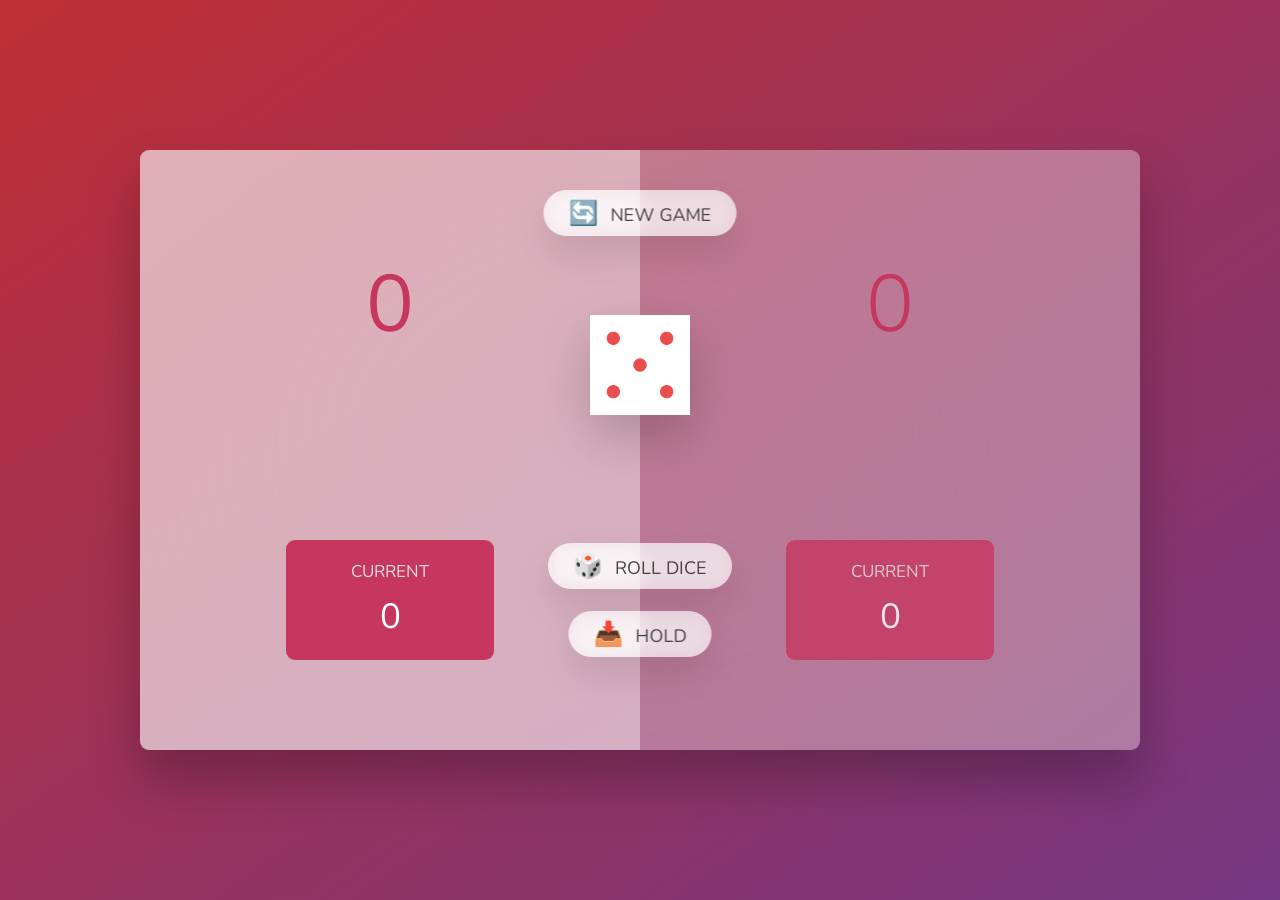
<file: match.html>
<!DOCTYPE html>
<html lang="en">
  <head>
    <meta charset="UTF-8" />
    <meta name="viewport" content="width=device-width, initial-scale=1.0" />
    <meta http-equiv="X-UA-Compatible" content="ie=edge" />
    <link rel="stylesheet" href="style.css" />
    <title>Dice Game</title>
  </head>
  <body>
    <main>
      <section class="player player--0 player--active">
        <h2 class="name" id="name--0">Player 1</h2>
        <p class="score" id="score--0"></p>
        <div class="current">
          <p class="current-label">Current</p>
          <p class="current-score" id="current--0">0</p>
        </div>
      </section>
      <section class="player player--1">
        <h2 class="name" id="name--1">Player 2</h2>
        <p class="score" id="score--1"></p>
        <div class="current">
          <p class="current-label">Current</p>
          <p class="current-score" id="current--1">0</p>
        </div>
      </section>

      <img src="assets/dice-5.png" alt="Playing dice" class="dice" />
      <button class="btn--all btn--new">🔄 New game</button>
      <button class="btn--all btn--roll">🎲 Roll dice</button>
      <button class="btn--all btn--hold">📥 Hold</button>
    </main>
    <script src="script.js"></script>
  </body>
</html>
</file>
<file: style.css>
@import url('https://fonts.googleapis.com/css2?family=Nunito&display=swap');

* {
  margin: 0;
  padding: 0;
  box-sizing: inherit;
}

html {
  font-size: 62.5%;
  box-sizing: border-box;
}

body {
  font-family: 'Nunito', sans-serif;
  font-weight: 400;
  height: 100vh;
  color: #333;
  background-image: linear-gradient(to top left, #753682 0%, #bf2e34 100%);
  display: flex;
  align-items: center;
  justify-content: center;
}

/* LAYOUT */
main {
  position: relative;
  width: 100rem;
  height: 60rem;
  background-color: rgba(255, 255, 255, 0.35);
  backdrop-filter: blur(200px);
  filter: blur();
  box-shadow: 0 3rem 5rem rgba(0, 0, 0, 0.25);
  border-radius: 9px;
  overflow: hidden;
  display: flex;
}

.player {
  flex: 50%;
  padding: 9rem;
  display: flex;
  flex-direction: column;
  align-items: center;
  transition: all 0.75s;
}

/* ELEMENTS */
.name {
  position: relative;
  font-size: 4rem;
  text-transform: uppercase;
  letter-spacing: 1px;
  word-spacing: 2px;
  font-weight: 300;
  margin-bottom: 1rem;
}

.score {
  font-size: 8rem;
  font-weight: 300;
  color: #c7365f;
  margin-bottom: auto;
}

.player--active {
  background-color: rgba(255, 255, 255, 0.4);
}
.player--active .name {
  font-weight: 700;
}
.player--active .score {
  font-weight: 400;
}

.player--active .current {
  opacity: 1;
}

.current {
  background-color: #c7365f;
  opacity: 0.8;
  border-radius: 9px;
  color: #fff;
  width: 65%;
  padding: 2rem;
  text-align: center;
  transition: all 0.75s;
}

.current-label {
  text-transform: uppercase;
  margin-bottom: 1rem;
  font-size: 1.7rem;
  color: #ddd;
}

.current-score {
  font-size: 3.5rem;
}

/* ABSOLUTE POSITIONED ELEMENTS */
.btn--all {
  position: absolute;
  left: 50%;
  transform: translateX(-50%);
  color: #444;
  background: none;
  border: none;
  font-family: inherit;
  font-size: 1.8rem;
  text-transform: uppercase;
  cursor: pointer;
  font-weight: 400;
  transition: all 0.2s;

  background-color: white;
  background-color: rgba(255, 255, 255, 0.6);
  backdrop-filter: blur(10px);

  padding: 0.7rem 2.5rem;
  border-radius: 50rem;
  box-shadow: 0 1.75rem 3.5rem rgba(0, 0, 0, 0.1);
}

.btn--all::first-letter {
  font-size: 2.4rem;
  display: inline-block;
  margin-right: 0.7rem;
}

.btn--new {
  top: 4rem;
}
.btn--roll {
  top: 39.3rem;
}
.btn--hold {
  top: 46.1rem;
}

.btn--all:active {
  transform: translate(-50%, 3px);
  box-shadow: 0 1rem 2rem rgba(0, 0, 0, 0.15);
}

.btn--all:focus {
  outline: none;
}

.dice {
  position: absolute;
  left: 50%;
  top: 16.5rem;
  transform: translateX(-50%);
  height: 10rem;
  box-shadow: 0 2rem 5rem rgba(0, 0, 0, 0.2);
}

.player--winner {
  background-color: #2f2f2f;
}

.player--winner .name {
  font-weight: 700;
  color: #c7365f;
}

.input-box {
  margin: 50px auto;
}

.game-name {
  text-align: center;
  font-weight: bold;
  padding-bottom: 2rem;
  font-size: 10rem;
  color: antiquewhite;
  font-family: 'Lato', sans-serif;
}

label {
  font-size: 2.5rem;
}

.form-control {
  height: 50px;
}

.name-input {
  padding-bottom: 2rem;
}

.info-icon {
  font-size: 3em;
  color: white;
  position: absolute;
  right: 50px;
  top: 30px;
  cursor: pointer;
}

.modal-title{
  font-size: 2rem;
}
.btn{
  height: 30px;
  width: 100px;
}

.modal-body{
  font-size: 1.5rem;
}

.alert{
  position: absolute;
  top: 50px;
  display: block;
}
</file>
